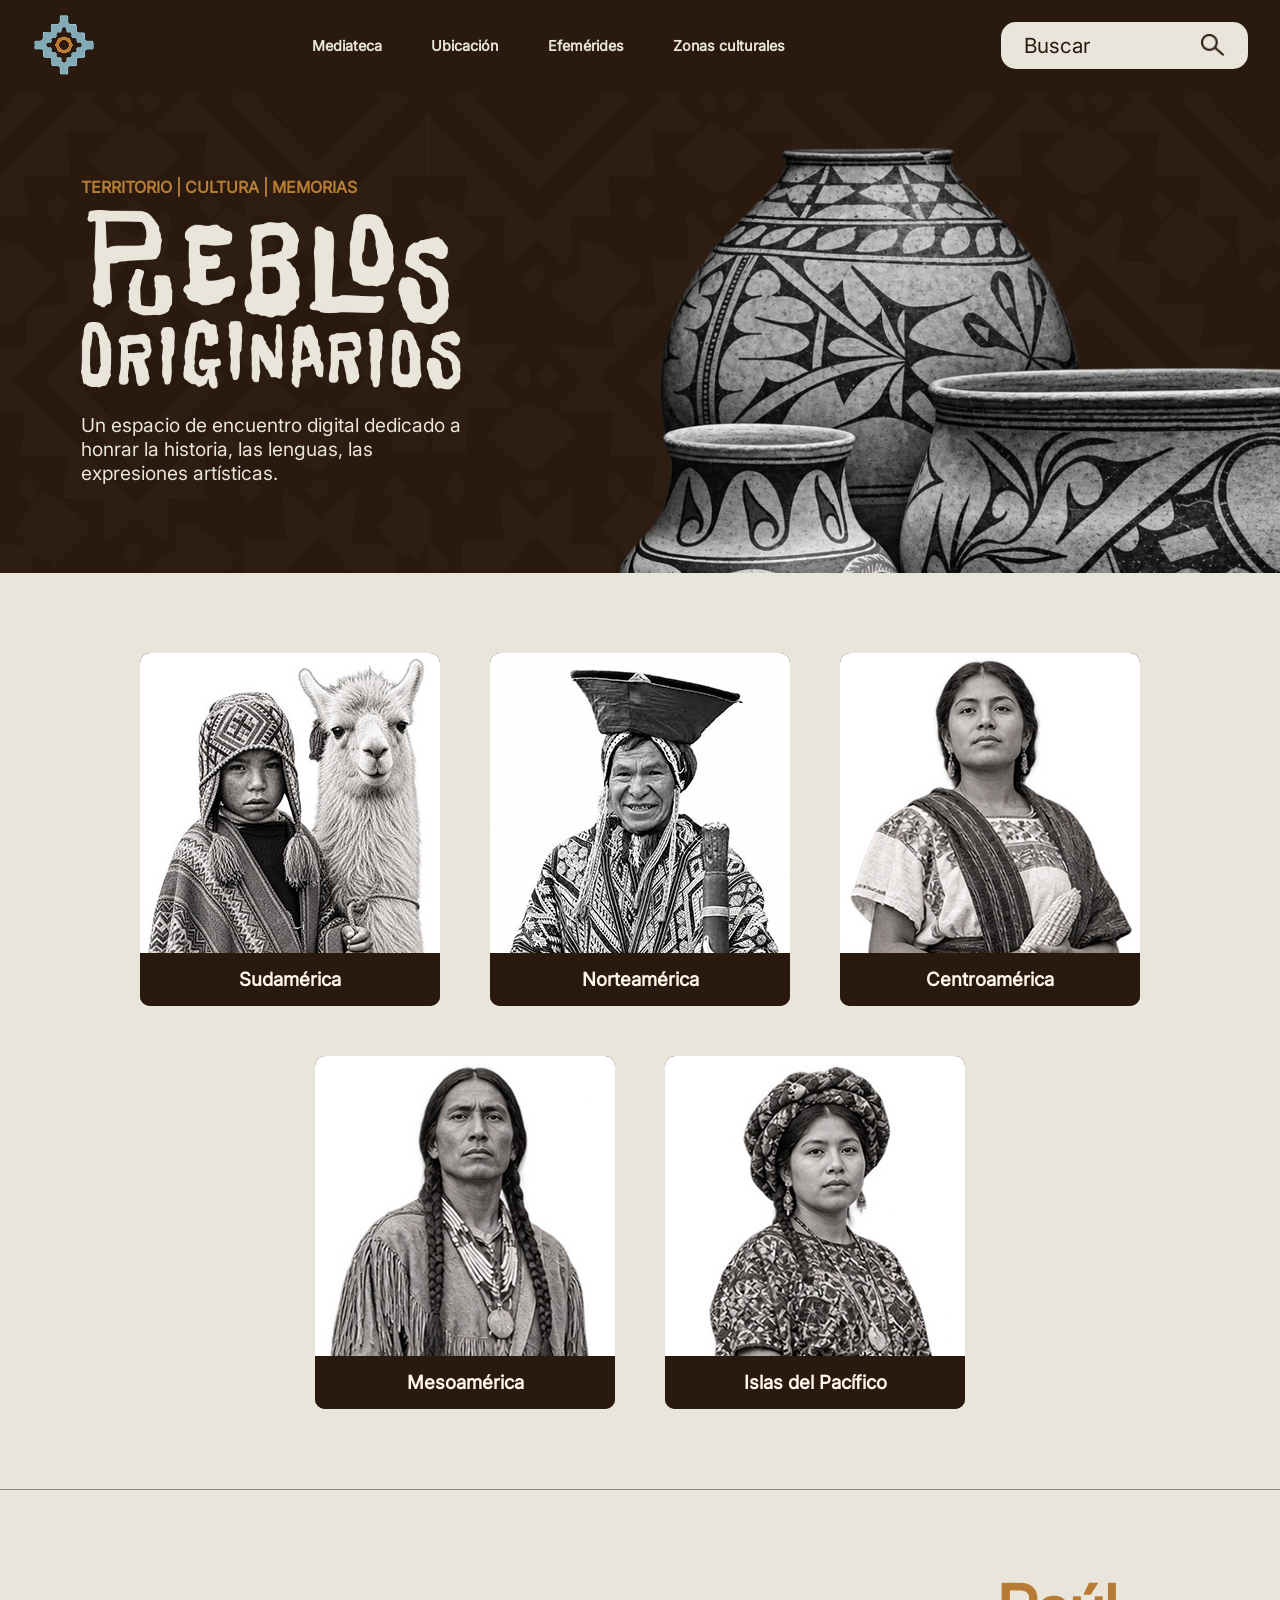
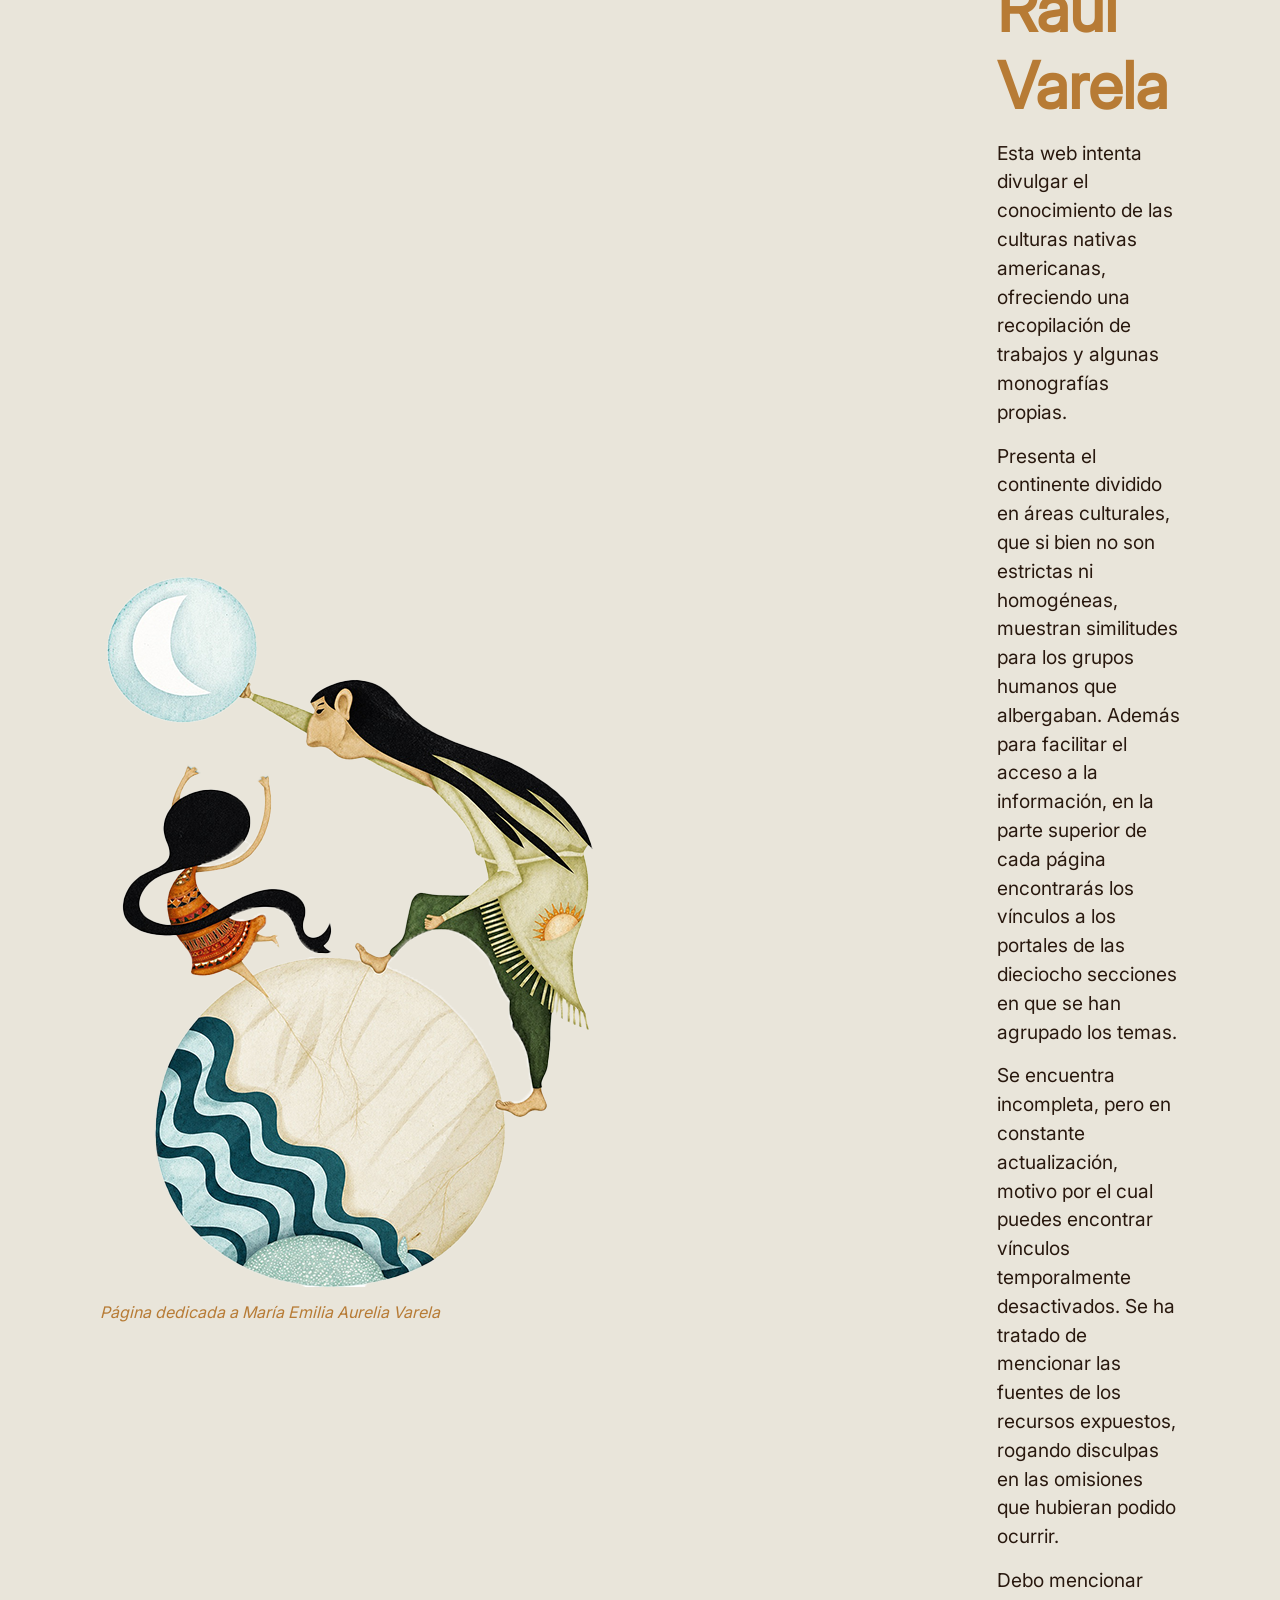
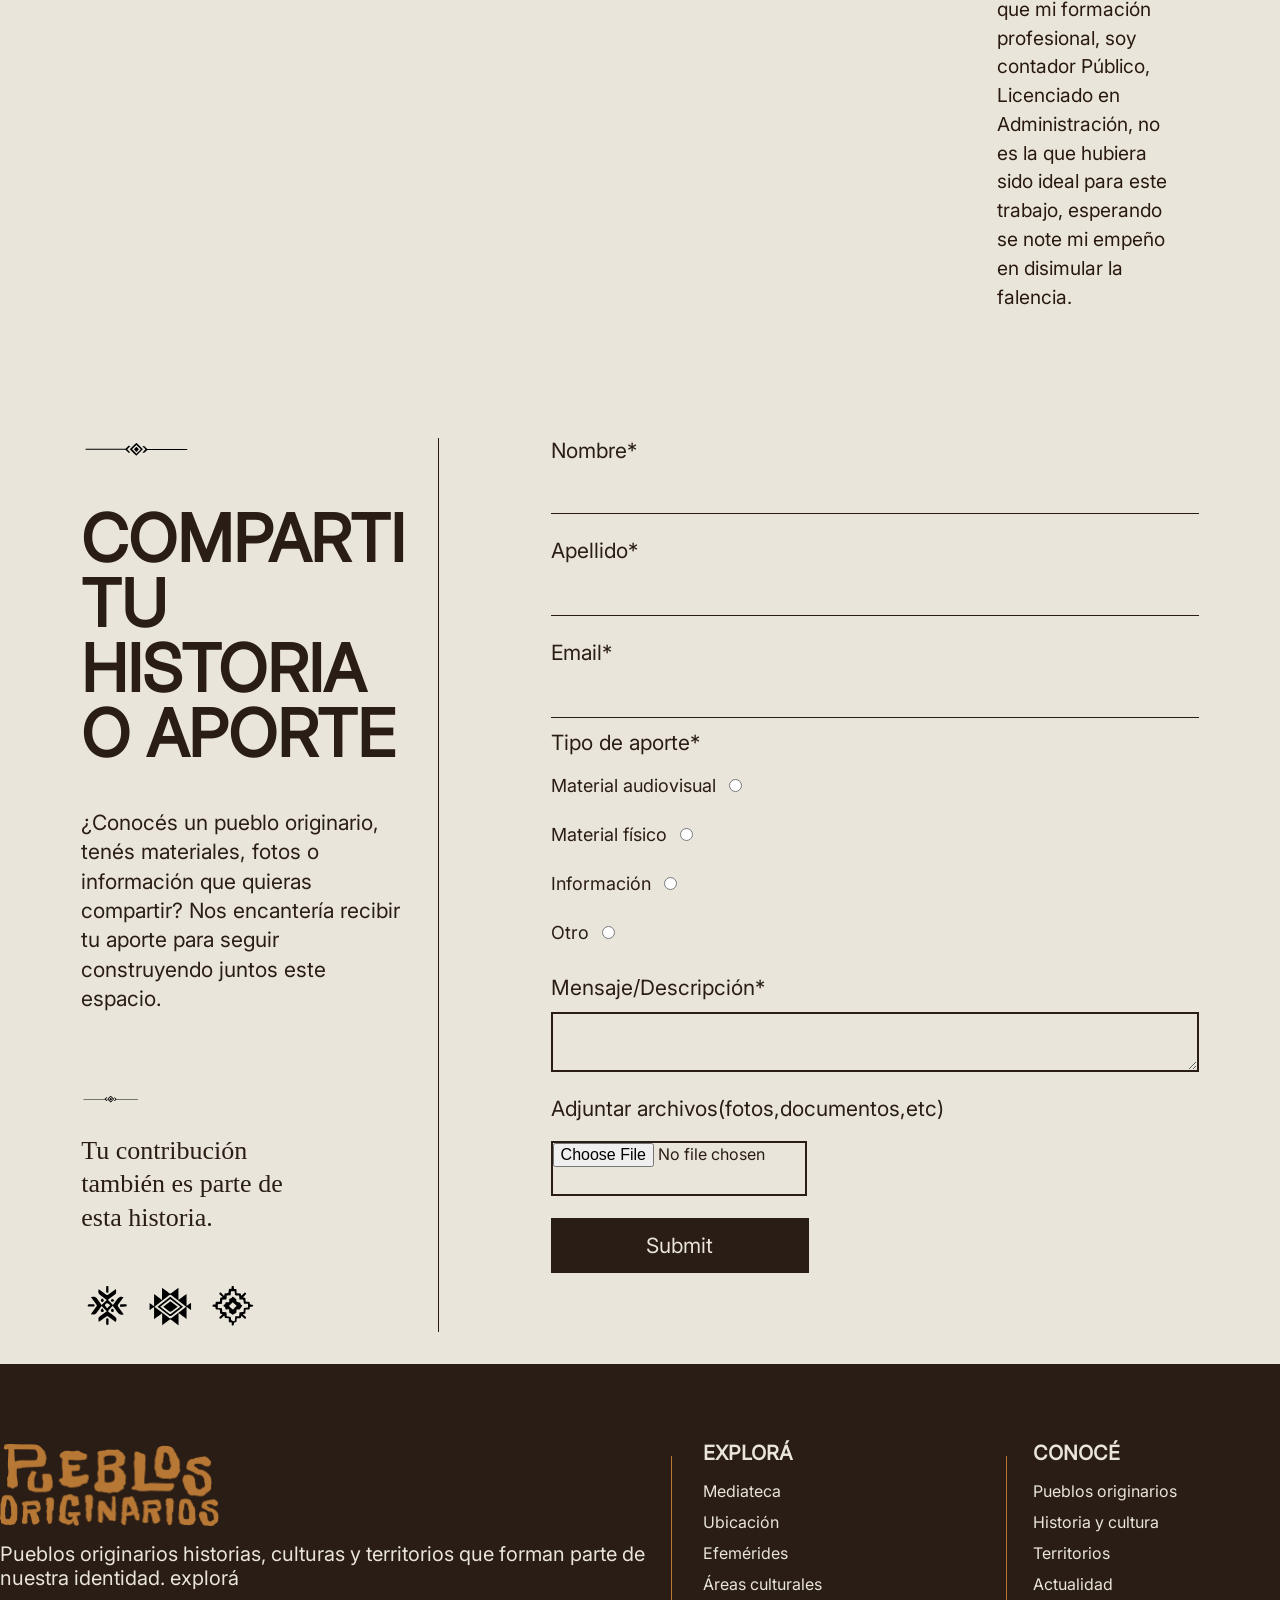
<file: index.html>
<!DOCTYPE html>
<html>

<head>
    <meta charset="utf-8" />
    <meta name="viewport" content="width=device-width, initial-scale=1.0">
    <title>Pueblos Originarios</title>
    <link rel="stylesheet" href="estilos.css" />
    <link rel="icon" type="image/x_icon" href="imagenes/generales/logo_color.png">
</head>

<body class="body">
    <header>
        <nav class="nav">
            <a href="index.html">
                <img class="imagen_logo" src="imagenes/generales/logo_color.png" alt="imagen_logo" width="64"
                    height="64">
            </a>

            <input type="checkbox" id="menu_toggle" class="menu_toggle">

            <label for="menu_toggle" class="menu_hamburguesa">
                <span></span>
                <span></span>
                <span></span>
            </label>

            <div class="hipervinculos">
                <a href="mediateca.html">Mediateca</a>
                <a href="ubicacion.html">Ubicación</a>
                <a href="error.html">Efemérides</a>
                <a href="tehuelche.html">Zonas culturales</a>
            </div>

            <div class="buscador">
                <p>Buscar</p>
                <img src="imagenes/generales/lupa_buscador.png" alt="lupa" width="24" height="24">
            </div>
        </nav>
    </header>

    <main>
        <section id="inicio" aria-label="Pueblos originarios">
            <h2>TERRITORIO | CULTURA | MEMORIAS</h2>
            <img class="texto-inicio" src="imagenes/index/texto.png" alt="Pueblos originarios" width="597" height="283">
            <h1>Un espacio de encuentro digital dedicado a honrar la historia, las lenguas, las expresiones artísticas.
            </h1>
        </section>


        <section class="contenedor-tarjetas">

            <article class="tarjeta">
                <input type="checkbox" class="tarjeta_click" id="suramerica">
                <label class="tarjeta_activar" for="suramerica" aria-label="Mostrar pueblos de Sudamérica"></label>

                <img src="imagenes/index/suramerica.jpg" alt="Sudamérica" width="300" height="300">

                <p class="tarjeta_texto">
                    Sudamérica reúne una gran diversidad de pueblos
                    originarios, desde las selvas tropicales hasta las
                    montañas. Sus culturas mantienen una fuerte conexión
                    con sus territorios, sus identidades ancestrales
                    y la defensa de sus comunidades.
                </p>

                <section class="tarjeta_pueblos">
                    <a href="tehuelche.html">Tehuelches</a>
                    <span>Guaraníes</span>
                    <span>Tobas</span>
                    <span>Mapuches</span>
                </section>

                <h3>Sudamérica</h3>
            </article>

            <article class="tarjeta">
                <input type="checkbox" class="tarjeta_click" id="norteamerica">
                <label class="tarjeta_activar" for="norteamerica" aria-label="Mostrar pueblos de Norteamérica"></label>

                <img src="imagenes/index/norteamerica.jpg" alt="Norteamérica" width="300" height="300">

                <p class="tarjeta_texto">
                    Norteamérica reúne una gran diversidad de pueblos
                    originarios, con lenguas, tradiciones y formas de
                    vida vinculadas a sus territorios. Sus culturas
                    mantienen una fuerte conexión con la naturaleza
                    y sus identidades ancestrales.
                </p>

                <section class="tarjeta_pueblos">
                    <span>Inuit</span>
                    <span>Navajos</span>
                    <span>Cherokees</span>
                    <span>Sioux</span>
                </section>

                <h3>Norteamérica</h3>
            </article>

            <article class="tarjeta">
                <input type="checkbox" class="tarjeta_click" id="centroamerica">
                <label class="tarjeta_activar" for="centroamerica"
                    aria-label="Mostrar pueblos de Centroamérica"></label>

                <img src="imagenes/index/centroamerica.jpg" alt="Centroamérica" width="300" height="300">

                <p class="tarjeta_texto">
                    Centroamérica alberga pueblos originarios con
                    culturas marcadas por siglos de intercambios
                    y tradiciones. Su diversidad lingüística y
                    comunitaria mantiene vivos los saberes
                    ancestrales y la defensa de sus territorios.
                </p>

                <section class="tarjeta_pueblos">
                    <span>Bribris</span>
                    <span>Ngäbes</span>
                    <span>Gunas</span>
                    <span>Lencas</span>
                </section>

                <h3>Centroamérica</h3>
            </article>

            <article class="tarjeta">
                <input type="checkbox" class="tarjeta_click" id="mesoamerica">
                <label class="tarjeta_activar" for="mesoamerica" aria-label="Mostrar pueblos de Mesoamérica"></label>

                <img src="imagenes/index/mesoamerica.jpg" alt="Mesoamérica" width="300" height="300">

                <p class="tarjeta_texto">
                    Mesoamérica reúne pueblos originarios con una
                    historia compartida de agricultura, astronomía
                    y escritura. Culturas como la maya, mexica,
                    zapoteca y mixteca dejaron un legado de
                    conocimientos, tradiciones y formas de
                    entender el mundo.
                </p>

                <section class="tarjeta_pueblos">
                    <span>Mayas</span>
                    <span>Mexicas</span>
                    <span>Zapotecas</span>
                    <span>Mixtecas</span>
                </section>

                <h3>Mesoamérica</h3>
            </article>

            <article class="tarjeta">
                <input type="checkbox" class="tarjeta_click" id="islas-pacifico">
                <label class="tarjeta_activar" for="islas-pacifico"
                    aria-label="Mostrar pueblos de las Islas del Pacífico"></label>

                <img src="imagenes/index/isla_pacifico.jpg" alt="Islas del Pacífico" width="300" height="300">

                <p class="tarjeta_texto">
                    Los pueblos de las islas del Pacífico desarrollaron
                    culturas profundamente ligadas al mar, la navegación
                    y la memoria ancestral. Sus lenguas, ceremonias
                    y conocimientos mantienen vivas sus identidades
                    y la protección de sus territorios.
                </p>

                <section class="tarjeta_pueblos">
                    <span>Maoríes</span>
                    <span>Kanakas</span>
                    <span>Rapa Nui</span>
                    <span>Samoanos</span>
                </section>

                <h3>Islas del Pacífico</h3>
            </article>

        </section>


        </section>

        <section class="seccion-raul">

            <article class="imagen-raul">
                <img src="imagenes/index/raul_varela.png" alt="Ilustración de Raúl Varela" width="497" height="713">
                <p>Página dedicada a María Emilia Aurelia Varela</p>
            </article>

            <article class="contenido-raul">

                <h2>Raúl Varela</h2>

                <p>
                    Esta web intenta divulgar el conocimiento de las culturas nativas
                    americanas, ofreciendo una recopilación de trabajos y algunas
                    monografías propias.
                </p>

                <p>
                    Presenta el continente dividido en áreas culturales, que si bien no son
                    estrictas ni homogéneas, muestran similitudes para los grupos humanos
                    que albergaban. Además para facilitar el acceso a la información,
                    en la parte superior de cada página encontrarás los vínculos a los
                    portales de las dieciocho secciones en que se han agrupado los temas.
                </p>

                <p>
                    Se encuentra incompleta, pero en constante actualización, motivo
                    por el cual puedes encontrar vínculos temporalmente desactivados.
                    Se ha tratado de mencionar las fuentes de los recursos expuestos,
                    rogando disculpas en las omisiones que hubieran podido ocurrir.
                </p>

                <p>
                    Debo mencionar que mi formación profesional, soy contador Público,
                    Licenciado en Administración, no es la que hubiera sido ideal para
                    este trabajo, esperando se note mi empeño en disimular la falencia.
                </p>

            </article>

        </section>





        <section id="formulario">
            <div id="texto-form">
                <div id="form1">
                    <img src="imagenes/svg/division.svg" alt="simbolo" height="30px" width="60px">
                    <h3>COMPARTI TU HISTORIA O APORTE</h3>
                    <p>¿Conocés un pueblo originario, tenés materiales, fotos o información que quieras compartir? Nos
                        encantería recibir tu aporte para seguir construyendo juntos este espacio.</p>
                </div>
                <div id="form2">
                    <img src="imagenes/svg/division.svg" alt="simbolo" height="30px" width="60px">
                    <p>Tu contribución también es parte de esta historia.</p>
                    <img src="imagenes/svg/simbolos.svg" alt="simbolo" />
                </div>
            </div>

            <div id="form3">

                <form method="post" action="" target="_blank" enctype="multipart/form-data">
                    <div class="form">
                        <label for="nombre">Nombre*</label>
                        <input type="text" name="nombre" id="nombre" maxlength="20" required>
                    </div>

                    <label for="apellido">Apellido*</label>
                    <input type="text" name="apellido" id="apellido" maxlength="20" required>

                    <label for="email">Email*</label>
                    <input type="email" name="email" id="email" maxlength="20" required>


                    <p>Tipo de aporte*</p>
                    <label for="audiovisual">Material audiovisual <input type="radio" name="aporte" value="audiovisual"
                            id="audiovisual"></label>
                    <label for="fisico">Material físico <input type="radio" name="aporte" value="físico"
                            id="físico"></label>
                    <label for="información">Información <input type="radio" name="aporte" value="información"
                            id="información"></label>
                    <label for="otro">Otro<input type="radio" name="aporte" value="radio id=" radio></label>



                    <label for="mensaje">Mensaje/Descripción*</label>
                    <textarea name="mensaje" id="mensaje"></textarea required>

            <label for="archivos">Adjuntar archivos(fotos,documentos,etc)</label>
            <input type="file">

                <input type="submit" formenctype="multipart/form-data">
                </textarea>
                </form>
            </div>

        </section>
    </main>


    <footer>

        <div id="footer">

            <div id="presentacion-footer">
                <img src="iconos/pueblos_originarios.png" alt="Logo Pueblos Originarios" width="219" height="83">
                <p>
                    Pueblos originarios historias, culturas y territorios
                    que forman parte de nuestra identidad. explorá
                </p>
            </div>

            <div class="items">
                <h3>EXPLORÁ</h3>
                <a href="#">Mediateca</a>
                <a href="#">Ubicación</a>
                <a href="#">Efemérides</a>
                <a href="#">Áreas culturales</a>
            </div>

            <div class="items">
                <h3>CONOCÉ</h3>
                <a href="#">Pueblos originarios</a>
                <a href="#">Historia y cultura</a>
                <a href="#">Territorios</a>
                <a href="#">Actualidad</a>
            </div>

            <div id="redes">
                <div class="iconos">
                    <a href="#"><img src="iconos/instagram.png" alt="Instagram" width="51" height="51"></a>
                    <a href="#"><img src="iconos/logo-tiktok.png" alt="TikTok" width="43" height="43"></a>
                    <a href="#"><img src="iconos/youtube-2.png" alt="YouTube" width="69" height="69"></a>
                    <a href="#"><img src="iconos/facebook.png" alt="Facebook" width="50" height="50"></a>
                </div>

                <div id="suscripcion">
                    <input type="email" placeholder="Correo electrónico">
                    <button>Suscribirse</button>
                </div>
            </div>

        </div>

    </footer>
</body>

</html>
</file>
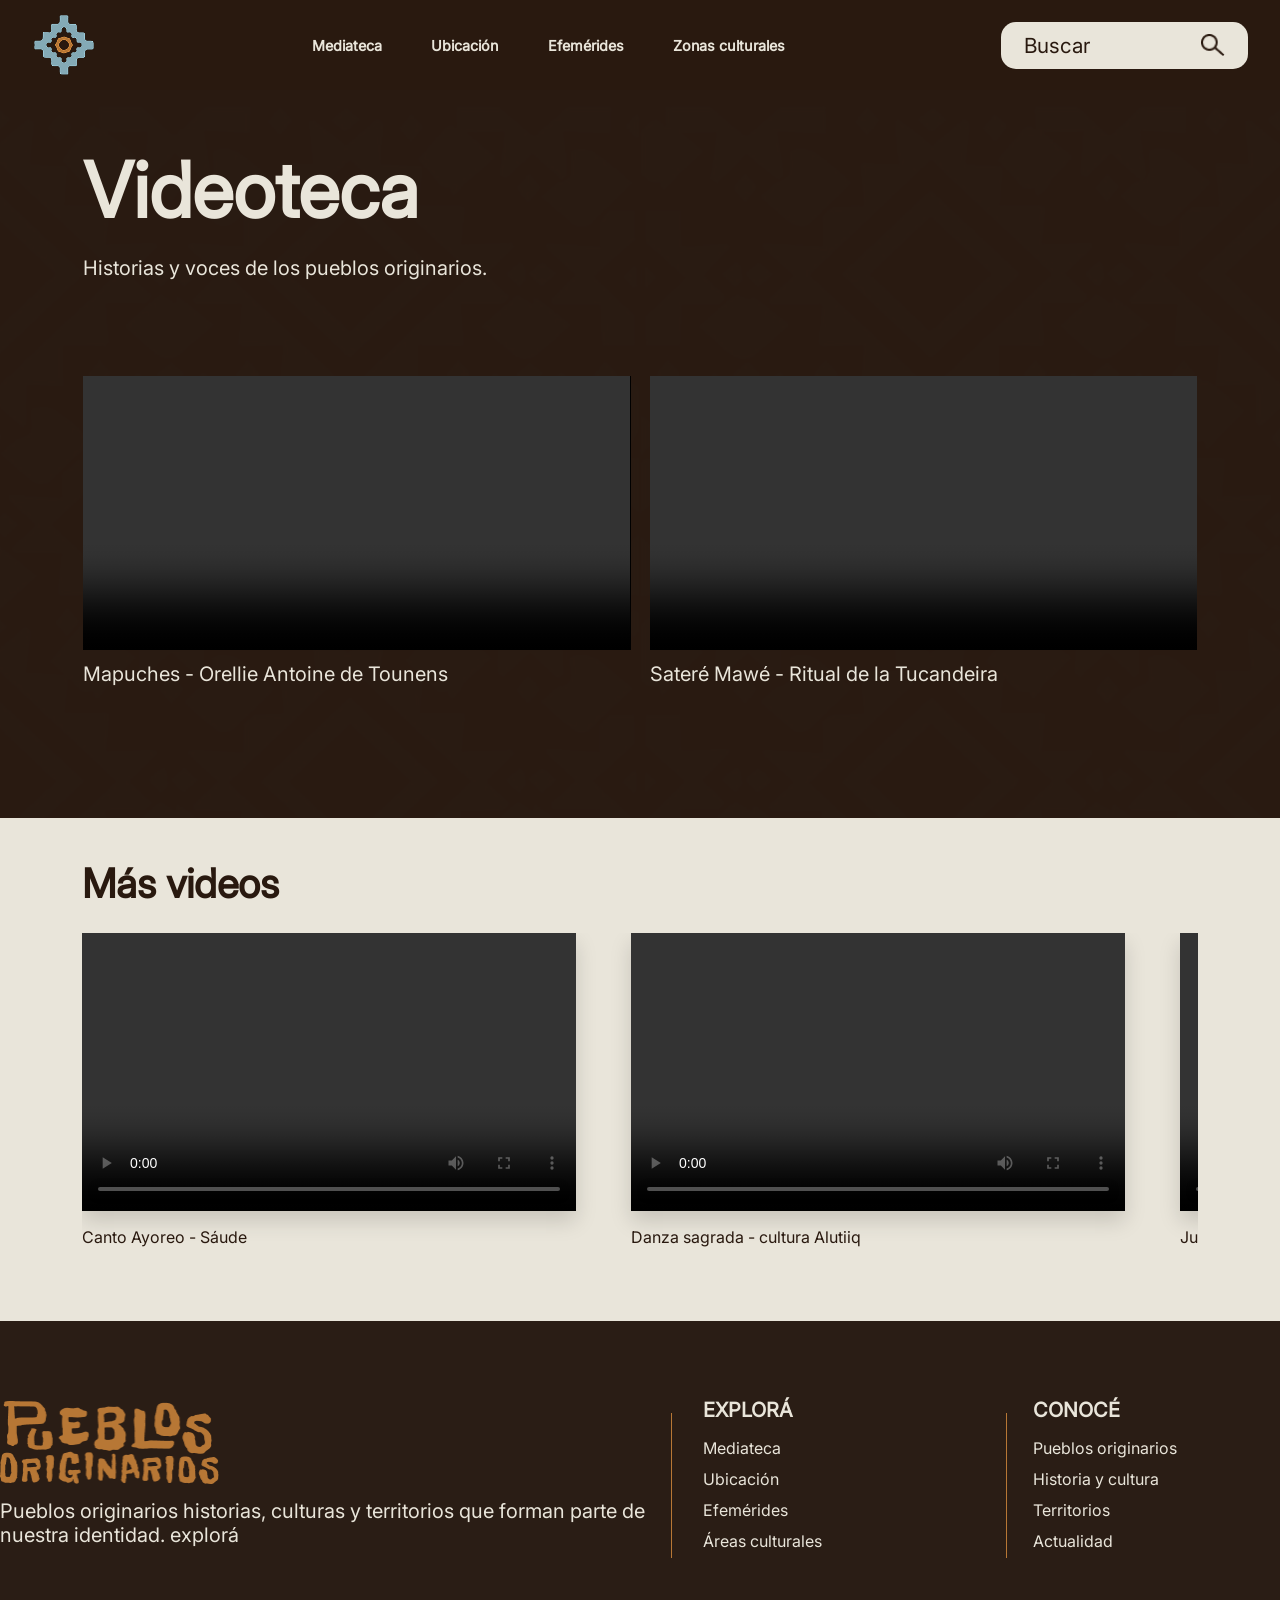
<file: mediateca.html>
<!DOCTYPE html>
<html>

<head>
    <meta charset="utf-8" />
    <meta name="viewport" content="width=device-width, initial-scale=1.0">
    <title>Pueblos Originarios</title>
    <link rel="stylesheet" href="estilos.css" />
    <link rel="icon" type="image/x_icon" href="imagenes/generales/logo_color.png">
</head>

<body>
    <header>
        <nav class="nav">
            <a href="index.html">
                <img class="imagen_logo" src="imagenes/generales/logo_color.png" alt="imagen_logo" width="64"
                    height="64" />
            </a>
            <div class="hipervinculos">
                <a href="mediateca.html">Mediateca</a>
                <a href="ubicacion.html">Ubicación</a>
                <a href="error.html">Efemérides</a>
                <a href="tehuelche.html">Zonas culturales</a>
            </div>
            <div class="buscador">
                <p>Buscar</p>
                <img src="imagenes/generales/lupa_buscador.png" alt="lupa" width="24" height="24" />
            </div>
        </nav>
    </header>



    <main>

        <!-- Presentación de la videoteca -->
        <section class="presentacion-videoteca">

            <!-- Fondo decorativo -->
            <div class="fondo-videoteca">
                <img src="imagenes/generales/foto_videoteca.jpeg" alt="" width="1920" height="909">
            </div>

            <!-- Título y bajada -->
            <div class="texto-videoteca">
                <h1>Videoteca</h1>
                <p>Historias y voces de los pueblos originarios.</p>
            </div>

            <!-- Videos principales -->
            <section class="videos-principales">

                <div class="video-principal video-principal-uno">
                    <video src="videos/mapuches.mp4" controls preload="metadata" width="854" height="462"></video>

                    <p>Mapuches - Orellie Antoine de Tounens</p>
                </div>

                <div class="video-principal video-principal-dos">
                    <video src="videos/hormigas_bala.mp4" controls preload="metadata" width="805" height="460"></video>

                    <p>Sateré Mawé - Ritual de la Tucandeira</p>
                </div>

            </section>

        </section>



        <!-- Más videos -->
        <section class="mas-videos" id="mas-videos">

            <div class="titulo-mas-videos">
                <h2>Más videos</h2>
            </div>

            <section class="carrusel-videos">

                <div class="pista-videos">

                    <div class="grupo-videos">

                        <div class="video-carrusel">
                            <video src="videos/canto_compatible.mp4" controls preload="metadata" width="494"
                                height="278"></video>
                            <p>Canto Ayoreo - Sáude</p>
                        </div>

                        <div class="video-carrusel">
                            <video src="videos/danza_compatible.mp4" controls preload="metadata" width="494"
                                height="278"></video>
                            <p>Danza sagrada - cultura Alutiiq</p>
                        </div>

                        <div class="video-carrusel">
                            <video src="videos/juego_compatible.mp4" controls preload="metadata" width="494"
                                height="278"></video>
                            <p>Juego de pelota Maya - Cobá</p>
                        </div>

                    </div>

                    <!-- Repetición para el carrusel -->

                    <div class="grupo-videos">

                        <div class="video-carrusel">
                            <video src="videos/canto_compatible.mp4" controls preload="metadata" width="494"
                                height="278"></video>
                            <p>Canto Ayoreo - Sáude</p>
                        </div>

                        <div class="video-carrusel">
                            <video src="videos/danza_compatible.mp4" controls preload="metadata" width="494"
                                height="278"></video>
                            <p>Danza sagrada - cultura Alutiiq</p>
                        </div>

                        <div class="video-carrusel">
                            <video src="videos/juego_compatible.mp4" controls preload="metadata" width="494"
                                height="278"></video>
                            <p>Juego de pelota Maya - Cobá</p>
                        </div>

                    </div>

                </div>

            </section>

        </section>

    </main>


    <footer>

        <div id="footer">

            <div id="presentacion-footer">
                <img src="iconos/pueblos_originarios.png" alt="Logo Pueblos Originarios" width="219" height="83">
                <p>
                    Pueblos originarios historias, culturas y territorios
                    que forman parte de nuestra identidad. explorá
                </p>
            </div>

            <div class="items">
                <h3>EXPLORÁ</h3>
                <a href="#">Mediateca</a>
                <a href="#">Ubicación</a>
                <a href="#">Efemérides</a>
                <a href="#">Áreas culturales</a>
            </div>

            <div class="items">
                <h3>CONOCÉ</h3>
                <a href="#">Pueblos originarios</a>
                <a href="#">Historia y cultura</a>
                <a href="#">Territorios</a>
                <a href="#">Actualidad</a>
            </div>

            <div id="redes">
                <div class="iconos">
                    <a href="#"><img src="iconos/instagram.png" alt="Instagram" width="51" height="51"></a>
                    <a href="#"><img src="iconos/logo-tiktok.png" alt="TikTok" width="43" height="43"></a>
                    <a href="#"><img src="iconos/youtube-2.png" alt="YouTube" width="69" height="69"></a>
                    <a href="#"><img src="iconos/facebook.png" alt="Facebook" width="50" height="50"></a>
                </div>

                <div id="suscripcion">
                    <input type="email" placeholder="Correo electrónico">
                    <button>Suscribirse</button>
                </div>
            </div>

        </div>

    </footer>


</body>

</html>
</file>
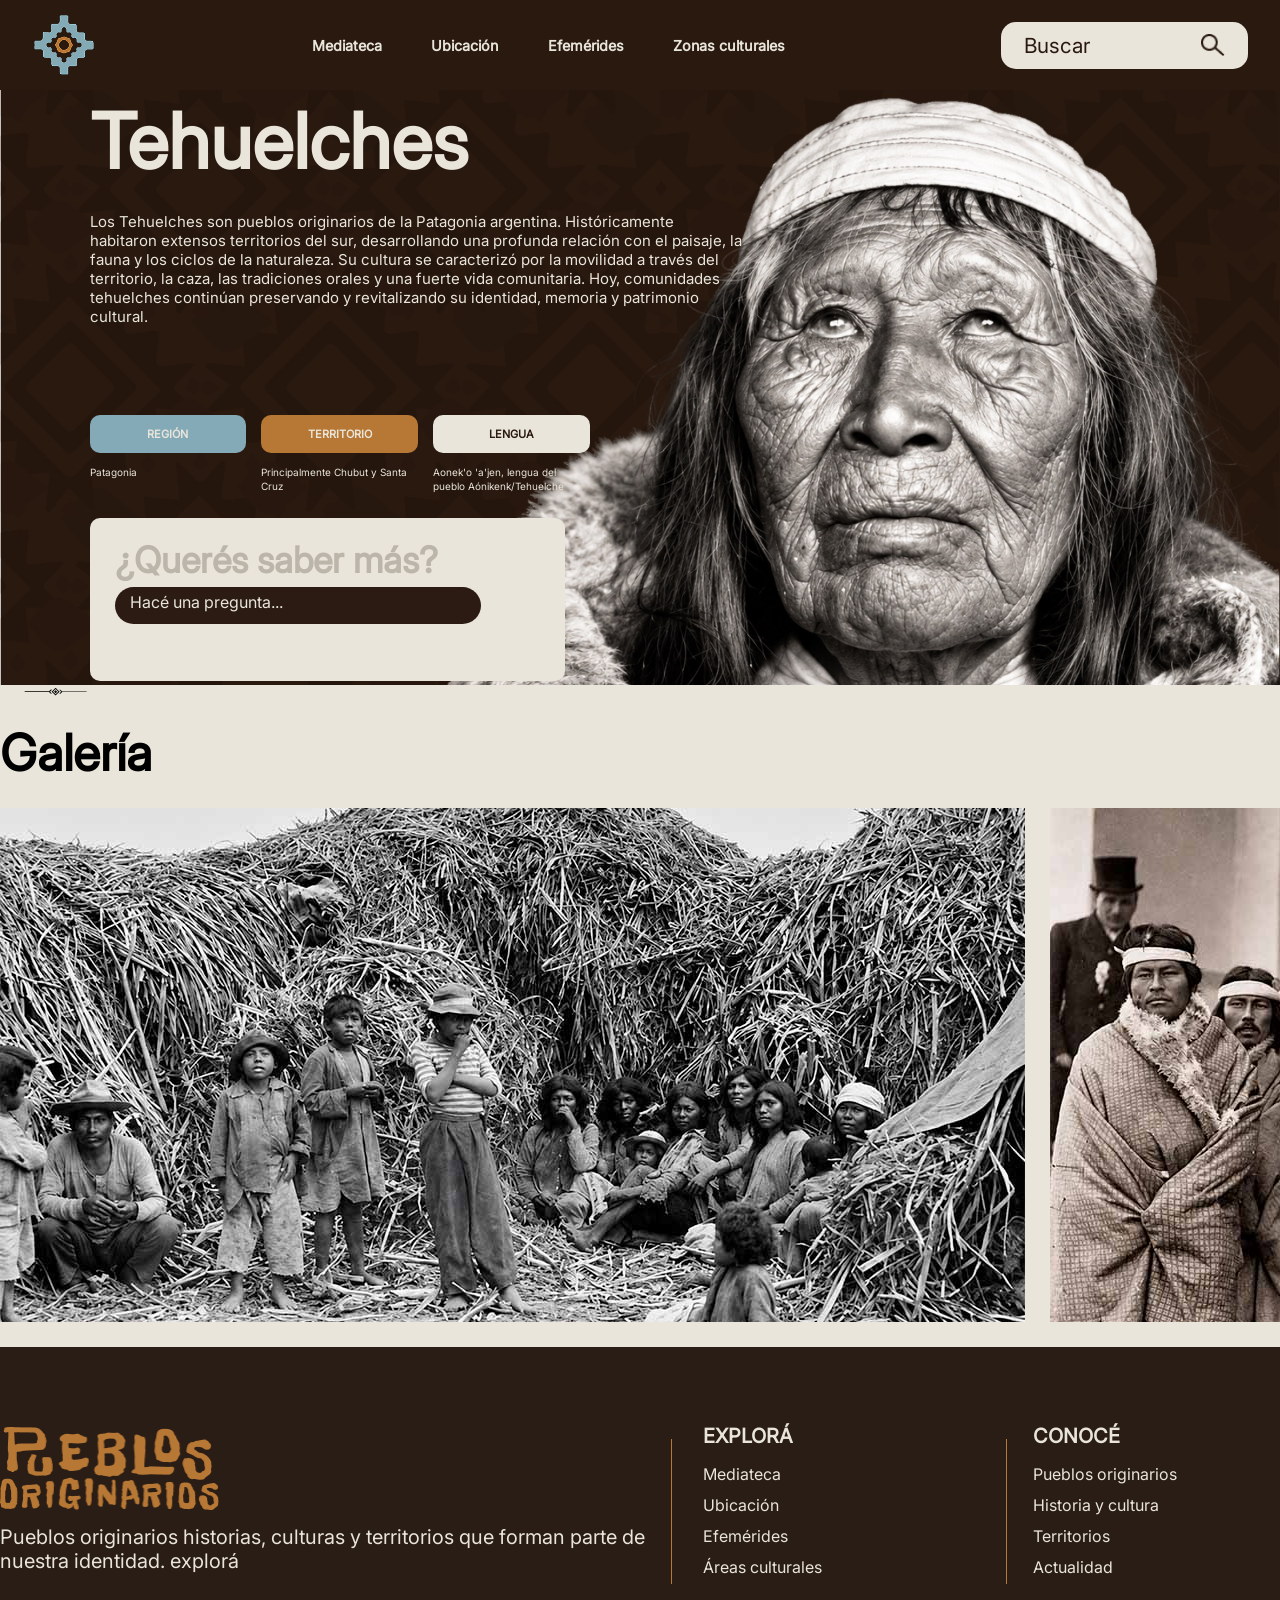
<file: tehuelche.html>
<!DOCTYPE html>
<html>

<head>
    <meta charset="utf-8" />
    <meta name="viewport" content="width=device-width, initial-scale=1.0">
    <title>Pueblos Originarios</title>
    <link rel="stylesheet" href="estilos.css" />
    <link rel="icon" type="image/x_icon" href="imagenes/generales/logo_color.png">
</head>

<body>
    <header>
        <nav class="nav">
            <a href="index.html">
                <img class="imagen_logo" src="imagenes/generales/logo_color.png" alt="imagen_logo" width="64"
                    height="64" />
            </a>
            <div class="hipervinculos">
                <a href="mediateca.html">Mediateca</a>
                <a href="ubicacion.html">Ubicación</a>
                <a href="error.html">Efemérides</a>
                <a href="tehuelche.html">Zonas culturales</a>
            </div>
            <div class="buscador">
                <p>Buscar</p>
                <img src="imagenes/generales/lupa_buscador.png" alt="lupa" width="24" height="24" />
            </div>
        </nav>
    </header>

    <main>
        <section class="tehuelche">
            <img class="tehuelche_fondo" src="imagenes/tehuelches/tehuelche.jpeg" alt="Tehuelches" width="1920"
                height="993" />
            <article class="contenido">
                <h1 class="tehuelche_titulo">Tehuelches</h1>
                <p class="tehuelche_texto">Los Tehuelches son pueblos originarios de la Patagonia
                    argentina. Históricamente habitaron extensos territorios
                    del sur, desarrollando una profunda relación con el paisaje,
                    la fauna y los ciclos de la naturaleza. Su cultura se caracterizó
                    por la movilidad a través del territorio, la caza, las tradiciones
                    orales y una fuerte vida comunitaria. Hoy, comunidades tehuelches
                    continúan preservando y revitalizando su identidad, memoria y
                    patrimonio cultural.</p>
            </article>
            <div class="desplegables">
                <details>
                    <summary>REGIÓN</summary>
                    <h4 class="tehuelche_h4">Patagonia Argentina</h4>
                    <p class="tehuelche_details">Los Tehuelches habitaron extensos territorios de la Patagonia, en el
                        sur de Argentina. Su vida y
                        su cultura estuvieron profundamente vinculadas al paisaje y a los ciclos de la naturaleza.</p>
                </details>
                <p class="tehuelche_infodetail">Patagonia</p>
                <details>
                    <summary>TERRITORIO</summary>
                    <h4 class="tehuelche_h4">Territorio Tehuelche</h4>
                    <p class="tehuelche_details">Su territorio ancestral abarcaba amplias zonas de la Patagonia. Se
                        desplazaban por estepas y
                        valles, siguiendo los ciclos naturales y los animales que cazaban, con una profunda relación con
                        la tierra.</p>
                </details>
                <p class="tehuelche_infodetail">Principalmente Chubut y Santa Cruz</p>
                <details>
                    <summary>LENGUA</summary>
                    <h4 class="tehuelche_h4">Lengua Tehuelche</h4>
                    <p class="tehuelche_details">Los tehuelches del sur hablaban aonek’, mientras que los del norte
                        tenían otras variedades
                        lingüísticas. Estas diferencias reflejan la diversidad cultural de los pueblos de la Patagonia.
                    </p>
                </details>
                <p class="tehuelche_infodetail">Aonek'o 'a'jen, lengua del
                    pueblo Aónikenk/Tehuelche</p>
            </div>
            <div class="ia">
                <p class="tehuelche_ia">¿Querés saber más?</p>
                <div class="caja_preguntas">
                    <p class="tehuelche_duda">Hacé una pregunta...</p>
                </div>
            </div>
        </section>
        <section class="galeria_carrusel">
            <img class="division_carrusel" src="imagenes/svg/division.svg" alt="Tehuelches" width="112" height="13" />
            <h2 class="galeria_carrusel_h2">Galería</h2>
            <div class="carrusel_ventana">
                <div class="carrusel_track">
                    <div class="carrusel_grupo">
                        <img src="imagenes/tehuelches/tehuelches_carrusel_3.jpg" alt="Tehuelches 1" />
                        <img src="imagenes/tehuelches/tehuelches_carrusel_2.jpg" alt="Tehuelches 2" />
                        <img src="imagenes/tehuelches/tehuelches_carrusel_1.jpg" alt="Tehuelches 3" />
                    </div>
                    <div class="carrusel_grupo" aria-hidden="true">
                        <img src="imagenes/tehuelches/tehuelches_carrusel_3.jpg" alt="" />
                        <img src="imagenes/tehuelches/tehuelches_carrusel_2.jpg" alt="" />
                        <img src="imagenes/tehuelches/tehuelches_carrusel_1.jpg" alt="" />
                    </div>
                </div>
            </div>
        </section>
    </main>

    <footer>

        <div id="footer">

            <div id="presentacion-footer">
                <img src="iconos/pueblos_originarios.png" alt="Logo Pueblos Originarios" width="219" height="83">
                <p>
                    Pueblos originarios historias, culturas y territorios
                    que forman parte de nuestra identidad. explorá
                </p>
            </div>

            <div class="items">
                <h3>EXPLORÁ</h3>
                <a href="#">Mediateca</a>
                <a href="#">Ubicación</a>
                <a href="#">Efemérides</a>
                <a href="#">Áreas culturales</a>
            </div>

            <div class="items">
                <h3>CONOCÉ</h3>
                <a href="#">Pueblos originarios</a>
                <a href="#">Historia y cultura</a>
                <a href="#">Territorios</a>
                <a href="#">Actualidad</a>
            </div>

            <div id="redes">
                <div class="iconos">
                    <a href="#"><img src="iconos/instagram.png" alt="Instagram" width="51" height="51"></a>
                    <a href="#"><img src="iconos/logo-tiktok.png" alt="TikTok" width="43" height="43"></a>
                    <a href="#"><img src="iconos/youtube-2.png" alt="YouTube" width="69" height="69"></a>
                    <a href="#"><img src="iconos/facebook.png" alt="Facebook" width="50" height="50"></a>
                </div>

                <div id="suscripcion">
                    <input type="email" placeholder="Correo electrónico">
                    <button>Suscribirse</button>
                </div>
            </div>

        </div>

    </footer>
</body>

</html>
</file>
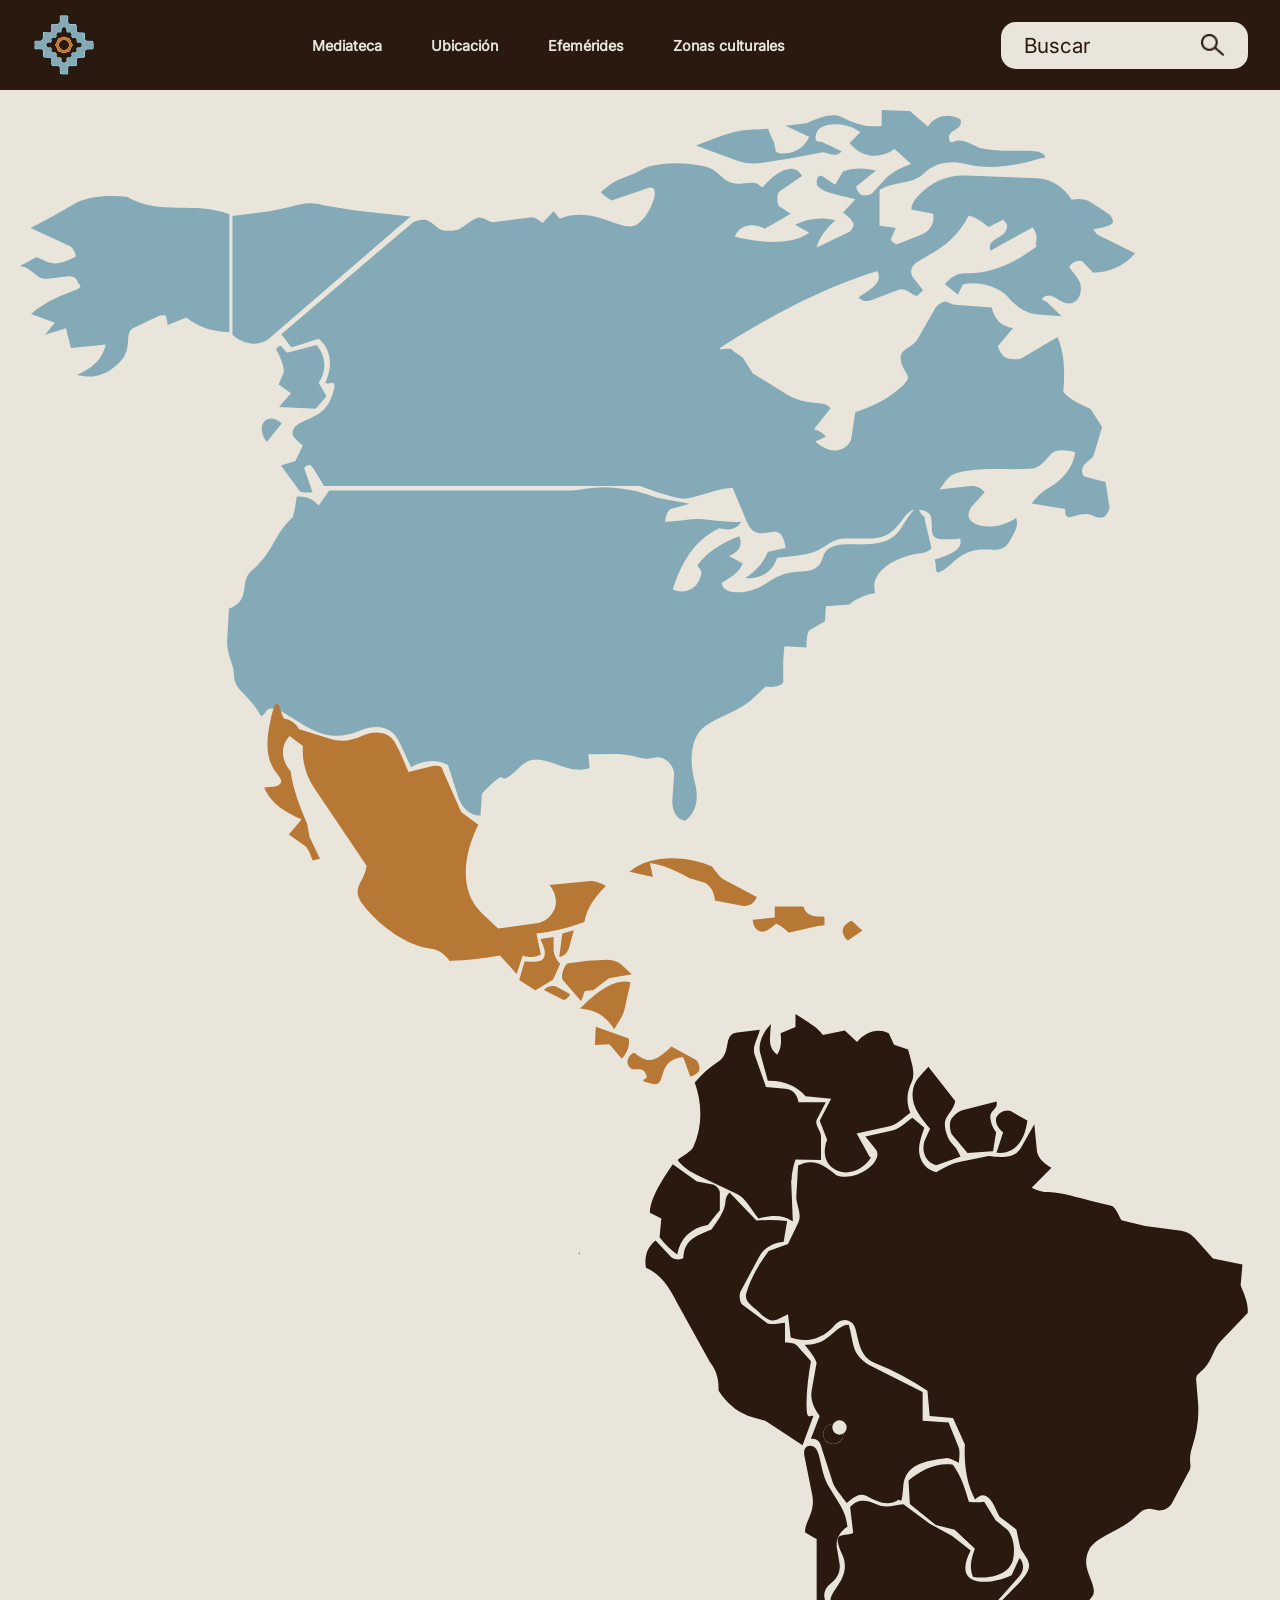
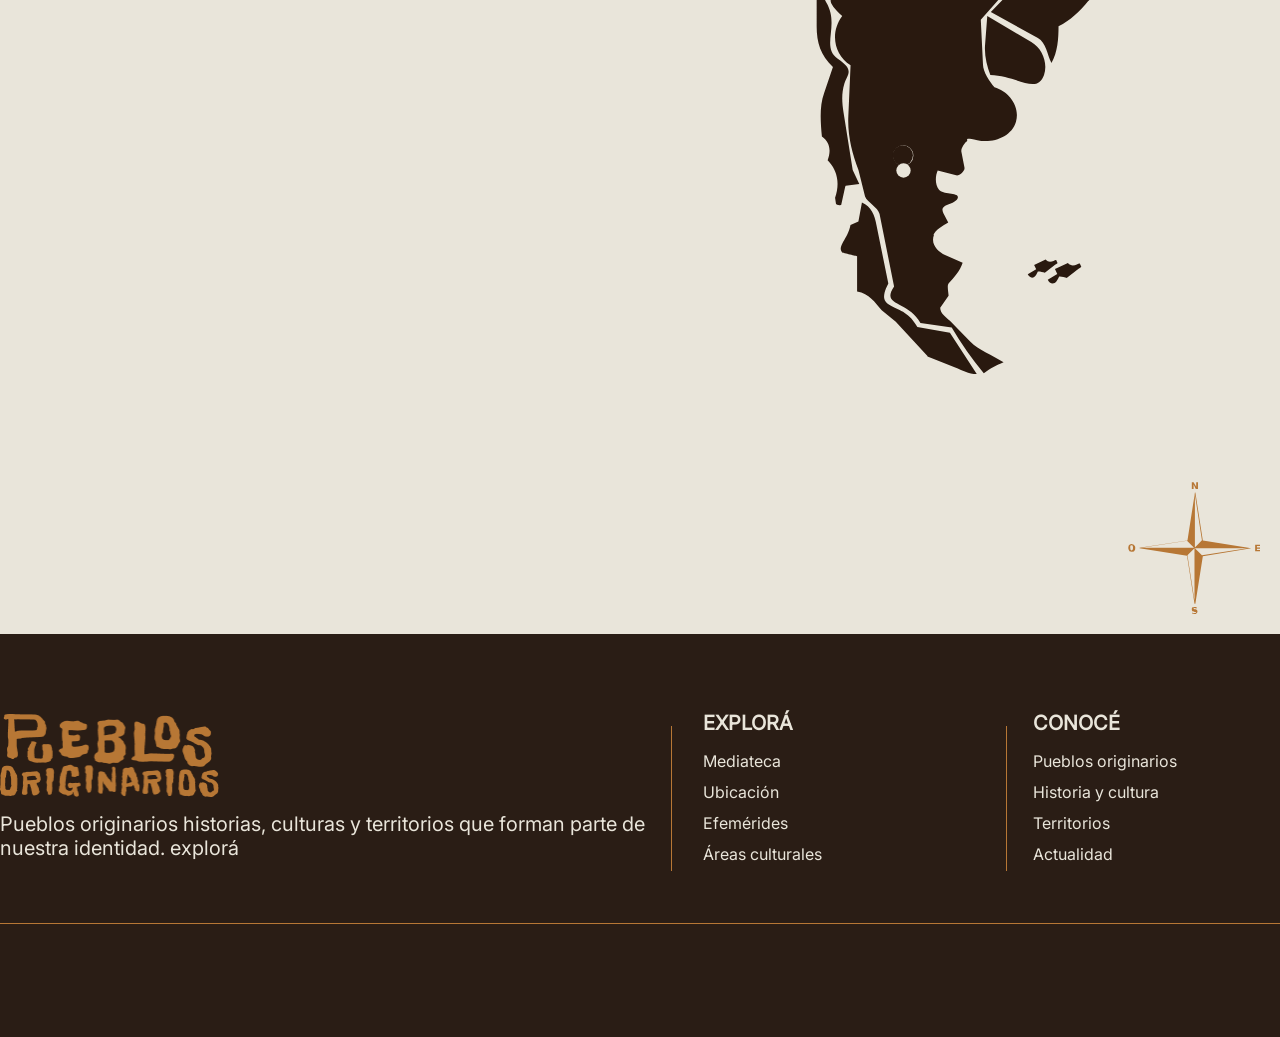
<file: ubicacion.html>
<!DOCTYPE html>
<html>

<head>
    <meta charset="utf-8" />
    <meta name="viewport" content="width=device-width, initial-scale=1.0">
    <title>Pueblos Originarios</title>
    <link rel="stylesheet" href="estilos.css" />
    <link rel="icon" type="image/x_icon" href="imagenes/generales/logo_color.png">
</head>

<body>
    <header>
        <nav class="nav">
            <a href="index.html">
                <img class="imagen_logo" src="imagenes/generales/logo_color.png" alt="imagen_logo" width="64"
                    height="64" />
            </a>
            <div class="hipervinculos">
                <a href="mediateca.html">Mediateca</a>
                <a href="ubicacion.html">Ubicación</a>
                <a href="error.html">Efemérides</a>
                <a href="tehuelche.html">Zonas culturales</a>
            </div>
            <div class="buscador">
                <p>Buscar</p>
                <img src="imagenes/generales/lupa_buscador.png" alt="lupa" width="24" height="24" />
            </div>
        </nav>
    </header>

    <main>
        <section id="contenedor_mapa">
            <img src="imagenes/svg/mapa.svg" alt="mapa continente americano" />


            <div id="circulo-techuelches">
                <a href="tehuelche.html"><img src="imagenes/svg/circulo-02.svg" alt="punto" width="15" height="15"></a>
                <div class="pueblos">
                    <h3>Tehuelches</h3>
                    <p>Desde los altos picos de los Andes y la inmensidad de la Amazonía hasta el extremo austral,
                        Sudamérica es
                        un mosaico de naciones originarias que custodian la memoria de la tierra. Un territorio
                        atravesado
                        por
                        la lucha territorial, la riqueza multilingüe y la vigencia de filosofías comunitarias como el
                        Buen
                        Vivir, que guían el presente y el futuro."</p>
                </div>

            </div>

            <div id="circulo-quechuas">
                <a href="error.html"><img src="imagenes/svg/circulo-02.svg" alt="punto" width="15" height="15"></a>
                <div class="pueblos-quechua">
                    <h3>Quechuas</h3>
                    <p>Desde los altos picos de los Andes y la inmensidad de la Amazonía hasta el extremo austral,
                        Sudamérica es un mosaico de naciones originarias que custodian la memoria de la tierra. Un
                        territorio atravesado por la lucha territorial, la riqueza multilingüe y la vigencia de
                        filosofías comunitarias como el Buen Vivir, que guían el presente y el futuro."</p>
                </div>

            </div>

        </section>




    </main>

    <footer>

        <div id="footer">

            <div id="presentacion-footer">
                <img src="iconos/pueblos_originarios.png" alt="Logo Pueblos Originarios" width="219" height="83">
                <p>
                    Pueblos originarios historias, culturas y territorios
                    que forman parte de nuestra identidad. explorá
                </p>
            </div>

            <div class="items">
                <h3>EXPLORÁ</h3>
                <a href="#">Mediateca</a>
                <a href="#">Ubicación</a>
                <a href="#">Efemérides</a>
                <a href="#">Áreas culturales</a>
            </div>

            <div class="items">
                <h3>CONOCÉ</h3>
                <a href="#">Pueblos originarios</a>
                <a href="#">Historia y cultura</a>
                <a href="#">Territorios</a>
                <a href="#">Actualidad</a>
            </div>

            <div id="redes">
                <div class="iconos">
                    <a href="#"><img src="iconos/instagram.png" alt="Instagram" width="51" height="51"></a>
                    <a href="#"><img src="iconos/logo-tiktok.png" alt="TikTok" width="43" height="43"></a>
                    <a href="#"><img src="iconos/youtube-2.png" alt="YouTube" width="69" height="69"></a>
                    <a href="#"><img src="iconos/facebook.png" alt="Facebook" width="50" height="50"></a>
                </div>

                <div id="suscripcion">
                    <input type="email" placeholder="Correo electrónico">
                    <button>Suscribirse</button>
                </div>
            </div>

        </div>

    </footer>
</body>

</html>
</file>
<file: estilos.css>
@charset "utf-8";

@font-face {
    font-family: "inter";
    src: url('fuentes/inter/Inter-VariableFont_opsz\,wght.ttf') format('truetype');
    font-weight: normal;
    font-style: normal;
}

@font-face {
    font-family: 'inter italic';
    src: url('fuentes/inter/Inter-Italic-VariableFont_opsz\,wght.ttf') format('truetype');
    font-weight: normal;
    font-style: italic;
}

@font-face {
    font-family: 'inria';
    src: url('fuentes/inria_serif/InriaSerif-Regular.ttf') format('truetype');
    font-weight: normal;
    font-style: normal;
}

@font-face {
    font-family: 'inria';
    src: url('fuentes/inria_serif/InriaSerif-Italic.ttf') format('truetype');
    font-weight: normal;
    font-style: italic;
}

@font-face {
    font-family: 'inria';
    src: url(fuentes/inria_serif/InriaSerif-Light.ttf) format('truetype');
    font-weight: light;
    font-style: normal;
}

@font-face {
    font-family: 'inria';
    src: url(fuentes/inria_serif/InriaSerif-LightItalic.ttf) format('truetype');
    font-weight: light;
    font-style: italic;
}

@font-face {
    font-family: 'inria';
    src: url(fuentes/inria_serif/InriaSerif-Bold.ttf) format('truetype');
    font-weight: bold;
    font-style: normal;
}

@font-face {
    font-family: 'inria';
    src: url(fuentes/inria_serif/InriaSerif-BoldItalic.ttf) format('truetype');
    font-weight: bold;
    font-style: italic;
}

* {
    font-family: "inter", sans-serif;
    margin: 0;
    padding: 0;

}

main {
    margin-top: 90px;

}

body {
    background-color: #E9E5DA
}

footer {
    background-color: #2A1D15;
}

/* formulario */
#formulario {
    display: flex
}

/* Medioteca */


/* Presentación de la videoteca */

.presentacion-videoteca {
    position: relative;
    overflow: hidden;
    padding: 55px 6.5% 132px;
    background-color: #2a1d15;
}


/* Fondo decorativo */

.fondo-videoteca {
    position: absolute;
    top: 0;
    left: 0;
    width: 100%;
    height: 909px;
    opacity: 0.15;
}

.fondo-videoteca img {
    width: 100%;
    height: 100%;
    object-fit: cover;
}


/* Título y presentación */

.texto-videoteca {
    position: relative;
    margin-bottom: 96px;
}

.texto-videoteca h1 {
    margin: 0 0 20px;
    color: #e9e5da;
    font-size: 76px;
    font-weight: 700;
    line-height: 1.2;
}

.texto-videoteca p {
    margin: 0;
    color: #e9e5da;
    font-size: 20px;
}


/* Videos principales */

.videos-principales {
    position: relative;
    display: flex;
    align-items: flex-start;
    gap: 19px;
    width: 100%;
}

.video-principal {
    flex: 1;
    min-width: 0;
}

.video-principal video {
    display: block;
    width: 100%;
    height: auto;
    background-color: #000000;
}

.video-principal p {
    margin: 12px 0 0;
    color: #e9e5da;
    font-size: 20px;
}


/* Sección más videos */

.mas-videos {
    overflow: hidden;
    padding: 41px 6.4% 74px;
    background-color: #e9e5da;
    color: #29190f;
}


/* Título de más videos */

.titulo-mas-videos {
    margin: 0 0 25px;
}

.titulo-mas-videos h2 {
    margin: 0;
    color: #29190f;
    font-size: 40px;
    font-weight: 700;
}


/* Carrusel de videos */

.carrusel-videos {
    overflow: hidden;
    width: 100%;
}

.pista-videos {
    display: flex;
    width: max-content;
    animation: carrusel 35s linear infinite;
}


/* Grupo de videos */

.grupo-videos {
    display: flex;
    gap: 55px;
    margin-right: 55px;
}


/* Cada video del carrusel */

.video-carrusel {
    width: 494px;
    flex-shrink: 0;
}

.video-carrusel video {
    width: 100%;
    height: 278px;
    object-fit: cover;
    background-color: #000000;
    box-shadow: 0 10px 20px #00000025;
}

.video-carrusel p {
    margin: 12px 0 0;
    color: #29190f;
    font-size: 16px;
}


/* Animación del carrusel */

.pista-videos:hover {
    animation-play-state: paused;
}

@keyframes carrusel {
    from {
        transform: translateX(0);
    }

    to {
        transform: translateX(-50%);
    }
}



/* FORMULARIO */

#formulario {
    display: flex;
    justify-content: space-between;
    gap: 7%;
    padding: 32px 6.35%;
    background-color: #E9E5DA;
    color: #2a1d15;
}

/* Texto de presentación */

#texto-form {
    display: flex;
    flex-direction: column;
    justify-content: space-between;
    width: 32%;
    padding-right: 35px;
    border-right: 1px solid #2a1d15;
}

#form1 img {
    width: 112px;
    height: auto;
}

#form1 h3 {
    margin: 42px 0;
    font-size: 65px;
    line-height: 1;
    font-weight: 800;
}

#form1 p {
    max-width: 478px;
    font-size: 21px;
    line-height: 1.4;
}

#form2 {
    display: flex;
    flex-direction: column;
    margin-top: 70px;
}

#form2 p {
    max-width: 230px;
    margin: 20px 0;
    font-family: "Inria Serif", serif;
    font-size: 26px;
    line-height: 1.3;
}

#form2 img:last-child {
    width: 180px;
    height: auto;
    margin-top: 25px;
}

/* Campos del formulario */

#form3 {
    width: 58%;
}

#form3 form {
    display: flex;
    flex-direction: column;
    gap: 12px;
}

#form3 label,
#form3 p {
    font-size: 21px;
    font-weight: 400;
}

#form3 .form {
    display: flex;
    flex-direction: column;
    gap: 10px;
}

#form3 form>label {
    margin-top: 12px;
}

#form3 input[type="text"],
#form3 input[type="email"],
#form3 textarea {
    width: 100%;
    padding: 8px 5px;
    border: none;
    border-bottom: 1px solid #2a1d15;
    background-color: transparent;
    color: #2a1d15;
    font-family: inherit;
    font-size: 20px;
}

#form3 textarea {
    height: 60px;
    border: 2px solid #2a1d15;
    resize: vertical;
}

/* Opciones de aporte */

#form3 input[type="radio"] {
    margin-left: 8px;
    accent-color: #2a1d15;
}

#form3 label[for="audiovisual"],
#form3 label[for="fisico"],
#form3 label[for="información"],
#form3 label[for="otro"] {
    display: inline-flex;
    align-items: center;
    gap: 5px;
    margin: 8px 15px 8px 0;
    font-size: 18px;
}

/* Adjuntar archivos */

#form3 input[type="file"] {
    width: 256px;
    min-height: 55px;
    margin-top: 8px;
    border: 2px solid #2a1d15;
    font-family: inherit;
    font-size: 16px;
}

/* Botón de envío */

#form3 input[type="submit"] {
    width: 258px;
    min-height: 55px;
    margin-top: 10px;
    border: none;
    background-color: #2a1d15;
    color: #E9E5DA;
    font-family: inherit;
    font-size: 21px;
    cursor: pointer;
    transition: background-color 0.3s;
}

#form3 input[type="submit"]:hover {
    background-color: #84aab7;
}

* {
    box-sizing: border-box;
}

body {
    margin: 0;
    font-family: Inter, Arial, sans-serif;
}


/* header */

.nav {
    min-height: 90px;
    padding: 0 32px;
    display: grid;
    grid-template-columns: 64px minmax(0, 1fr) 247px;
    align-items: center;
    gap: 32px;
    background-color: #29190F;
    z-index: 100;
    position: fixed;
    top: 0;
    width: 100%;
    box-sizing: border-box;
}

.logo a {
    display: block;
}

.imagen_logo {
    display: block;
    object-fit: contain;
}

.hipervinculos {
    display: flex;
    justify-content: center;
    align-items: center;
    gap: clamp(20px, 3.85vw, 74px);
    white-space: nowrap;
}

.hipervinculos a {
    color: #E9E5DA;
    font-size: clamp(0.9rem, 1.04vw, 1.2rem);
    font-weight: 700;
    text-decoration: none;
}

.buscador {
    user-select: none;
    height: 47px;
    padding: 0 23px;
    display: flex;
    justify-content: space-between;
    align-items: center;
    border-radius: 15px;
    background-color: #E9E5DA;
}

.buscador p {
    margin: 0;
    color: #29190F;
    font-size: 1.3rem;
    font-weight: 500;
}

.buscador img {
    object-fit: contain;
}




/* index */

#inicio {
    display: flex;
    flex-direction: column;
    align-items: flex-start;
    justify-content: center;
    gap: clamp(10px, 1vw, 18px);
    padding: 0 6.3%;
    width: 100%;
    aspect-ratio: 1920 / 724;
    background-image: url(imagenes/index/inicio.jpg);
    background-size: cover;
    background-position: center;
    background-repeat: no-repeat;
}

.presentacion-inicio {
    display: flex;
    flex-direction: column;
    gap: clamp(12px, 1.2vw, 23px);
    width: 35%;
}

#inicio h2 {
    color: #b77e33;
    font-size: 1rem;
    font-weight: 700;

}

.texto-inicio {
    display: block;
    width: 34%;
    height: auto;
}

#inicio h1 {
    width: 35%;
    margin: 10px 0 0;
    color: #E9E5DA;
    font-size: 1.2rem;
    font-weight: 400;
    line-height: 1.25;
}


.contenedor-tarjetas {
    display: flex;
    flex-direction: row;
    justify-content: center;
    align-items: center;
    gap: 50px;
    ;
    flex-wrap: wrap;
    padding-top: 80px;
    padding-bottom: 80px;
}

.tarjeta {
    width: 300px;
    border-radius: 10px;
    overflow: hidden;
}

.tarjeta img {
    width: 100%;
    aspect-ratio: 1 / 1;
    object-fit: cover;
    display: block;
}

.tarjeta h3 {
    background-color: #29190F;
    color: #FFF7E7;
    text-align: center;
    padding: 15px 5px;
    margin: 0;
}

.seccion-raul {
    display: flex;
    justify-content: center;
    align-items: center;
    gap: 400px;
    ;
    ;

    background-color: #E9E5DA;
    padding: 80px 100px;
    border-top: 1px solid #8C8578;
}

.imagen-raul img {
    display: block;
}

.imagen-raul p {
    font-size: 1rem;
    color: #B77B35;
    margin-top: 15px;
    font-style: italic;
}

.contenido-raul {
    width: 600px;
}

.contenido-raul h2 {
    font-size: 4rem;
    color: #B77B35;
    margin-bottom: 15px;
}

.contenido-raul p {
    font-size: 1.2rem;
    line-height: 1.5;
    color: #29190F;
    margin-bottom: 15px;
}


/* Footer */

footer {
    background-color: #2a1d15;
    color: #e9e5da;
    width: 100%;
    height: 403px;
    box-sizing: border-box;
}

/* Contenedor principal */

#footer {
    display: flex;
    align-items: flex-start;
    width: 1668px;
    height: 403px;
    margin: 0 auto;
    padding-top: 80px;
    box-sizing: border-box;
    position: relative;
}

/* Presentación */

#presentacion-footer {
    width: 654px;
    margin-right: 49px;
    flex-shrink: 0;
}

#presentacion-footer img {
    display: block;
    object-fit: contain;
    margin-bottom: 15px;
}

#presentacion-footer p {
    width: 654px;
    margin: 0;
    font-family: "Inter", sans-serif;
    font-size: 20px;
    font-weight: 500;
    line-height: 24px;
    color: #e9e5da;
}

/* Columnas de navegación */

.items {
    display: flex;
    flex-direction: column;
    height: 152px;
    padding: 0;
    box-sizing: border-box;
    flex-shrink: 0;
}

#footer .items:nth-child(2) {
    width: 163px;
    margin-right: 167px;
}

#footer .items:nth-child(3) {
    width: 171px;
    margin-right: 167px;
}

.items h3 {
    margin: -1px 0 17px;
    font-family: "Inter", sans-serif;
    font-size: 20px;
    font-weight: 700;
    line-height: 21px;
    color: #e9e5da;
}

.items a {
    margin-bottom: 10px;
    font-family: "Inter", sans-serif;
    font-size: 16px;
    font-weight: 300;
    line-height: 21px;
    color: #e9e5da;
    text-decoration: none;
}

/* Redes sociales */

#redes {
    display: flex;
    flex-direction: column;
    align-items: center;
    width: 297px;
    height: 152px;
    margin-top: 2px;
    flex-shrink: 0;
}

.iconos {
    display: flex;
    align-items: center;
    justify-content: space-between;
    width: 297px;
    height: 69px;
    margin-bottom: 25px;
}

.iconos a {
    display: flex;
    align-items: center;
    justify-content: center;
}

.iconos img {
    display: block;
    object-fit: contain;
}

/* Suscripción */

#suscripcion {
    display: flex;
    width: 282px;
    height: 47px;
    background-color: #e9e5da;
    overflow: hidden;
    border-radius: 12px;
}

#suscripcion input {
    width: 183px;
    height: 47px;
    box-sizing: border-box;
    padding: 0 13px;
    border: none;
    outline: none;
    background-color: transparent;
    color: #2a1d15;
    font-family: "Inter", sans-serif;
    font-size: 15px;
}

#suscripcion button {
    width: 99px;
    height: 47px;
    border: none;
    background-color: #84aab7;
    color: #e9e5da;
    font-family: "Inter", sans-serif;
    font-size: 16px;
    font-weight: 500;
}



/* Línea horizontal inferior */

#footer::after {
    content: "";
    position: absolute;
    top: 289px;
    left: 0;
    width: 1668px;
    border-top: 1px solid #b77735;
}

/* Líneas verticales del footer */
#footer::before {
    content: "";
    position: absolute;
    top: 92px;
    left: 0;
    width: 1668px;
    height: 145px;
    pointer-events: none;
    background:
        linear-gradient(to right,
            transparent 671px,
            #b77735 671px,
            #b77735 672px,
            transparent 672px,
            transparent 1006px,
            #b77735 1006px,
            #b77735 1007px,
            transparent 1007px,
            transparent 1298px,
            #b77735 1298px,
            #b77735 1299px,
            transparent 1299px);
}


/* tehuelches galería */

.galeria_carrusel {
    display: grid;
    grid-template-columns: 1fr 1fr;
    gap: 25px;
    padding-bottom: 25px;
    box-sizing: border-box;
    overflow: hidden;
}


.division_carrusel {
    grid-column: 1 / -1;
}

.galeria_carrusel_h2 {
    grid-column: 1 / -1;
    font-family: "Inter", sans-serif;
    font-weight: bold;
    font-size: 50px;
}

.carrusel_ventana {
    grid-column: 1 / -1;
    width: 100%;
    overflow: hidden;
}

.carrusel_track {
    display: flex;
    width: max-content;
    animation: movimiento_carrusel 25s linear infinite;
}

.carrusel_grupo {
    display: flex;
    align-items: center;
    gap: 25px;
    padding-right: 25px;
}

.carrusel_grupo img {
    flex-shrink: 0;
    object-fit: cover;
}

/* Movimiento continuo */

@keyframes movimiento_carrusel {
    from {
        transform: translateX(0);
    }

    to {
        transform: translateX(-50%);
    }
}

/* Pausa al pasar el mouse */

.carrusel_ventana:hover .carrusel_track {
    animation-play-state: paused;
}

/* Cuepo tehuelche */

.tehuelche {
    position: relative;
    display: grid;
    grid-template-columns: 1fr;
    grid-template-rows: auto auto auto;
    isolation: isolate;
    padding-left: 7%;
    box-sizing: border-box;
    justify-items: start;
    align-content: center;
    height: 46.5vw;
}

/* Imagen de fondo */

.tehuelche_fondo {
    position: absolute;
    inset: 0;
    width: 100%;
    height: 100%;
    object-fit: cover;
    object-position: 65% center;
    z-index: 0;
}

/* Contenido */

.contenido {
    position: relative;
    z-index: 10;
    width: 652px;
    height: 275px;
    grid-column: 1;
    grid-row: 1;
    align-self: center;
}

.tehuelche_titulo {
    font-family: "Inter", sans-serif;
    font-weight: bold;
    font-size: 76px;
    margin-bottom: 25px;
    color: #E9E5DA;
}

.tehuelche_texto {
    font-family: "Inter", sans-serif;
    font-size: 15px;
    font-weight: 200;
    color: #E9E5DA;
}

.desplegables {
    position: relative;
    z-index: 10;
    width: 42%;
    max-width: 500px;
    display: grid;
    grid-template-columns: repeat(3, 1fr);
    grid-template-rows: auto auto;
    column-gap: 15px;
    row-gap: 12px;
    margin-top: 45px;
}

/* Distribución */

.desplegables details:nth-of-type(1) {
    grid-column: 1;
    grid-row: 1;
}

.desplegables p:nth-of-type(1) {
    grid-column: 1;
    grid-row: 2;
}

.desplegables details:nth-of-type(2) {
    grid-column: 2;
    grid-row: 1;
}

.desplegables p:nth-of-type(2) {
    grid-column: 2;
    grid-row: 2;
}

.desplegables details:nth-of-type(3) {
    grid-column: 3;
    grid-row: 1;
}

.desplegables p:nth-of-type(3) {
    grid-column: 3;
    grid-row: 2;
}

.desplegables summary {
    list-style: none;
    cursor: pointer;
    padding: 12px 5px;
    border-radius: 10px;
    background-color: #E9E5DA;
    font-size: 11px;
    font-weight: bold;
    text-align: center;
    grid-column: 1;
    grid-row: 2;
}

.desplegables details:nth-of-type(1) summary {
    background-color: #84AAB7;
    color: #E9E5DA;
}

.desplegables details:nth-of-type(2) summary {
    background-color: #B77735;
    color: #E9E5DA;
}

.desplegables details:nth-of-type(3) summary {
    background-color: #E9E5DA;
    color: #29190F;
}

.desplegables summary::-webkit-details-marker {
    display: none;
}

.tehuelche_h4 {
    font-size: 11px;
    margin-top: 10px;
    margin-bottom: 5px;
    color: #E9E5DA;
}

.tehuelche_details {
    font-family: "Inter", sans-serif;
    font-weight: 300;
    font-size: 15px;
    color: #E9E5DA;
}

.tehuelche_infodetail {
    font-family: "Inter", sans-serif;
    font-weight: medium;
    font-size: 10px;
    line-height: 1.4;
    color: #E9E5DA;
}


/* CAJA DE PREGUNTAS */

.ia {
    position: relative;
    z-index: 10;
    width: 475px;
    height: 163px;
    border-radius: 10px;
    background-color: #E9E5DA;
    margin-top: 30px;
    padding: 20px 25px;
    grid-column: 1;
    grid-row: 3;
    margin-top: 25px;
    box-sizing: border-box;
}


.tehuelche_ia {
    font-family: "Inter", sans-serif;
    font-weight: bold;
    font-size: 36px;
    color: #29190F;
    opacity: 23%;
    margin: 0 0 5px 0;
}

.caja_preguntas {
    background-color: #2B1B13;
    height: 37px;
    width: 366px;
    border-radius: 20px;
    box-sizing: border-box;
    padding: 5px 15px;
}

.tehuelche_duda {
    font-family: "Inter", sans-serif;
    font-weight: 500;
    font-size: 16px;
    color: #E9E5DA;
}






.tarjeta {
    position: relative;
    overflow: hidden;
    background-color: #29190F;
}

.tarjeta_texto {
    position: absolute;
    top: 0;
    left: 0;
    width: 100%;
    height: calc(100% - 35px);

    background-color: #29190F;
    color: #E9E5DA;

    display: flex;
    align-items: center;
    padding: 10px 25px 40px 25px;
    box-sizing: border-box;

    opacity: 0;
    transition: opacity 0.3s ease;
}

.tarjeta:hover .tarjeta_texto {
    opacity: 1;
}





.tarjeta_click {
    position: absolute;
    opacity: 0;
}

.tarjeta_activar {
    position: absolute;
    inset: 0;
    cursor: pointer;
}

.tarjeta_pueblos {
    position: absolute;
    top: 0;
    left: 0;
    width: 100%;
    height: 300px;

    background-color: #B77B38;

    display: flex;
    flex-direction: column;
    justify-content: center;
    align-items: center;
    gap: 15px;

    box-sizing: border-box;
    padding: 20px;

    opacity: 0;
    visibility: hidden;
    pointer-events: none;
    transition: opacity 0.3s ease;
}

.tarjeta_pueblos span,
.tarjeta_pueblos a {
    width: 100%;
    background-color: #E9E5DA;
    color: #29190F;
    text-align: center;
    border-radius: 10px;
    padding: 10px;
    box-sizing: border-box;
    text-decoration: none;
}

.tarjeta_click:checked~.tarjeta_pueblos {
    opacity: 1;
    visibility: visible;
    pointer-events: auto;
}

.tarjeta_click:checked~.tarjeta_texto {
    opacity: 0;
}

.error_404 {
    color: #84AAB7;
    font-size: 2rem;
}

.logo_error {
    display: flex;
    justify-content: center;
    padding: 40px;
    position: relative;
    top: -70px;
}

.error_titulo {
    padding: 50px;
}

.pueblos {
    width: 400px;
    border: 10px solid #29190f;
    padding: 40px;
    border-radius: 10px;
    transition: opacity 0.3s;
    position: absolute;
    bottom: 250px;
    left: 15%;
    opacity: 0%;
    visibility: hidden;
    z-index: 100;
}

#contenedor_mapa {
    display: flex;
    justify-content: center;
    padding: 20px;
    position: relative;
}

#circulo-techuelches a {
    position: absolute;
    top: 78%;
    left: 70%;
}

#circulo-techuelches:hover .pueblos {
    opacity: 1;
    visibility: visible;

}


#circulo-quechuas a {
    position: absolute;
    top: 62%;
    left: 65%
}

.pueblos-quechua {
    width: 400px;
    border: 10px solid #29190f;
    padding: 40px;
    border-radius: 10px;
    transition: opacity 0.3s;
    position: absolute;
    bottom: 450px;
    left: 15%;
    opacity: 0%;
    visibility: hidden;
    z-index: 100;
}


#circulo-techuelches:hover .pueblos {
    opacity: 1;
    visibility: visible;
}

#circulo-quechuas:hover .pueblos-quechua {
    opacity: 1;
    visibility: visible;
}







/* MENÚ HAMBURGUESA - DESKTOP */

.menu_toggle,
.menu_hamburguesa {
    display: none;
}


@media screen and (max-width: 600px) {

    

    .nav {
        position: relative;
        display: grid;
        grid-template-columns: 64px 1fr;
        min-height: 80px;
        padding: 0 20px;
        gap: 15px;
    }

    .menu_toggle {
        display: block;
        position: absolute;
        opacity: 0;
        width: 1px;
        height: 1px;
    }

    .menu_hamburguesa {
        display: flex;
        flex-direction: column;
        justify-self: end;
        gap: 5px;
        cursor: pointer;
    }

    .menu_hamburguesa span {
        display: block;
        width: 28px;
        height: 3px;
        background-color: #E9E5DA;
    }

    .hipervinculos {
        display: none;
        position: absolute;
        top: 100%;
        right: 20px;
        flex-direction: column;
        align-items: flex-start;
        gap: 20px;
        padding: 25px;
        background-color: #29190F;
        border-radius: 10px;
        z-index: 101;
    }

    .menu_toggle:checked ~ .hipervinculos {
        display: flex;
    }

    .buscador {
        display: none;
    }

   

    main {
        margin-top: 0;
    }

    #inicio {
        min-height: 420px;
        padding: 40px 20px;
        aspect-ratio: auto;
        background-size: cover;
        background-position: center;
        background-repeat: no-repeat;
    }

    .texto-inicio {
        width: 85%;
        height: auto;
    }

    #inicio h1 {
        width: 100%;
        font-size: 1rem;
        line-height: 1.5;
    }

    #inicio h2 {
        font-size: 0.8rem;
    }

    

    .contenedor-tarjetas,
    .seccion-raul,
    #formulario,
    #footer {
        flex-direction: column;
        padding: 40px 20px;
        gap: 30px;
        align-items: center;
    }

    .seccion-raul {
        flex-direction: column-reverse;
    }

    .tarjeta,
    .contenido-raul,
    .imagen-raul,
    #texto-form,
    #form3 {
        width: 80%;
    }

    .tarjeta img,
    .imagen-raul img,
    #presentacion-footer img {
        max-width: 100%;
        height: auto;
    }

    

    #texto-form {
        padding-right: 0;
        border-right: none;
    }

    #form3 input {
        max-width: 100%;
    }

    

    footer,
    #footer,
    #presentacion-footer,
    #redes,
    #suscripcion {
        width: 100%;
        height: auto;
    }

    #footer {
        flex-direction: column;
        align-items: stretch;
        padding: 40px 20px;
        gap: 30px;
    }

    #footer .items,
    #presentacion-footer p {
        width: 100%;
        max-width: 100%;
    }

    #presentacion-footer p {
        white-space: normal;
        overflow-wrap: break-word;
    }

    #presentacion-footer img {
        max-width: 100%;
        height: auto;
    }

    #suscripcion {
        flex-direction: column;
    }

    #suscripcion input,
    #suscripcion button {
        width: 100%;
        max-width: 100%;
    }

    #footer::before,
    #footer::after {
        display: none;
    }
}
</file>
